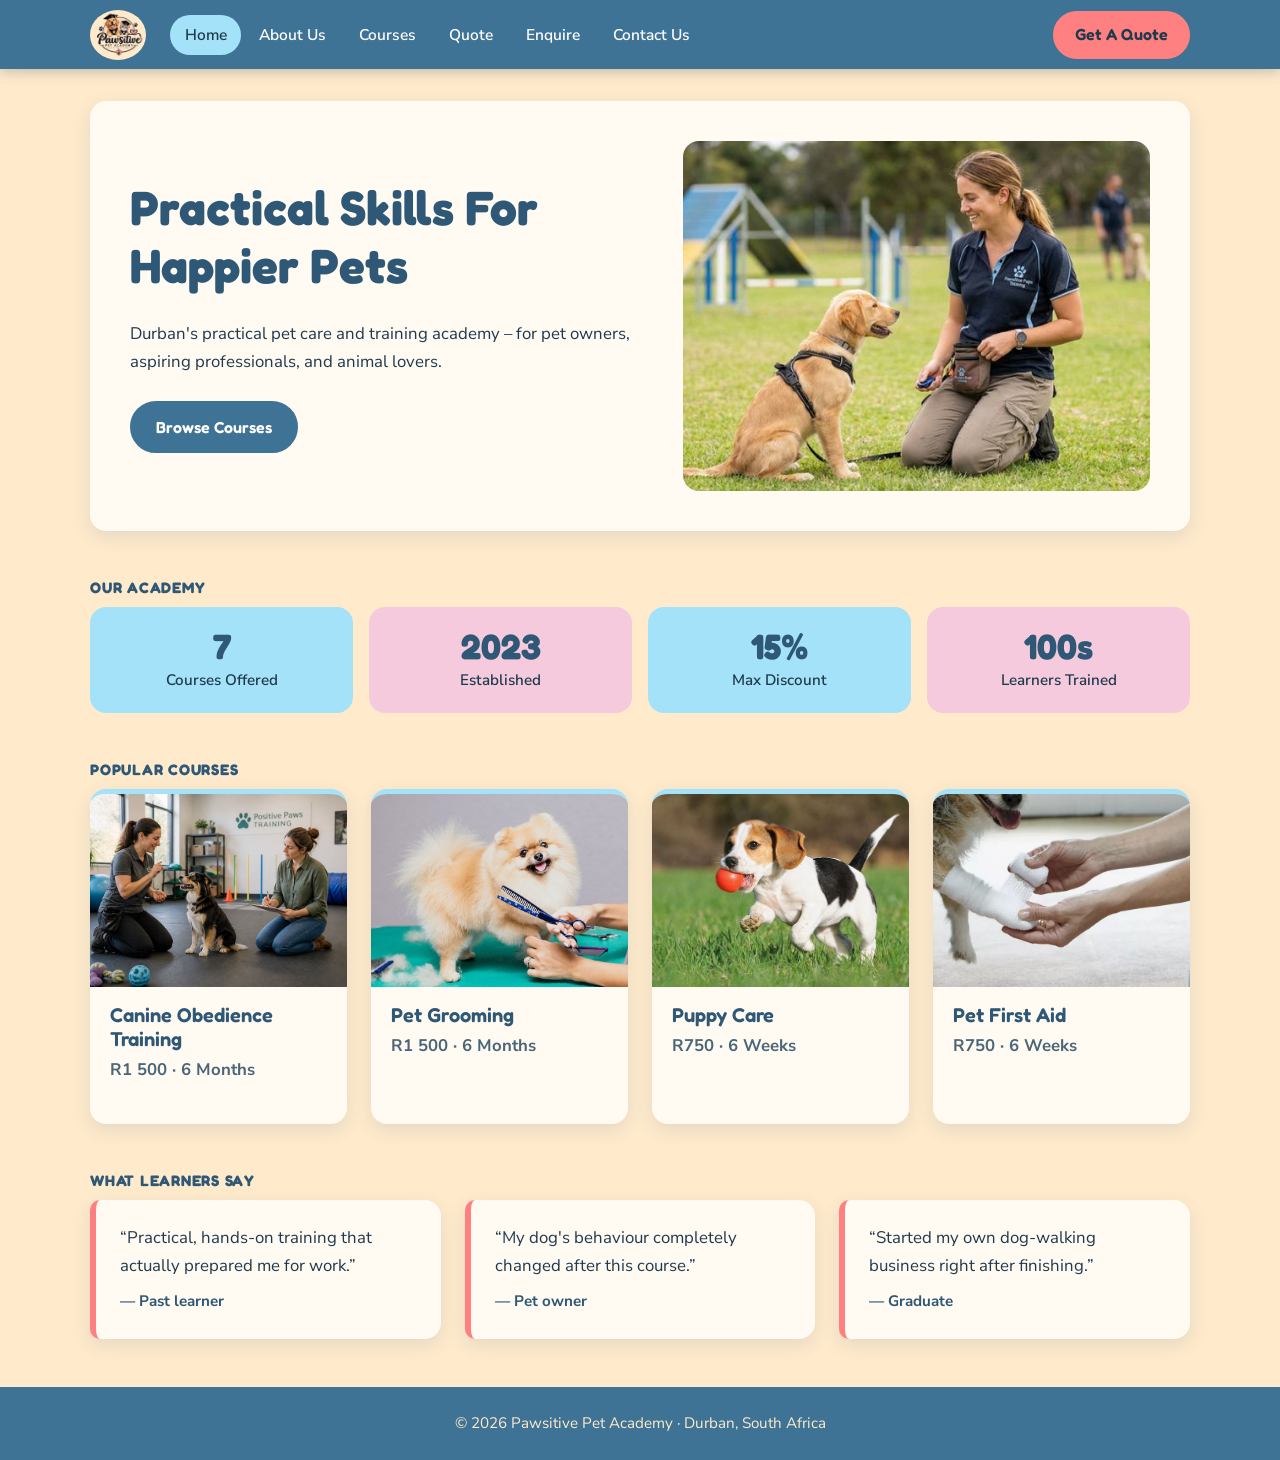
<file: index.html>
<!DOCTYPE html>
<html lang="en">

<head>
    <meta charset="UTF-8">
    <meta name="viewport" content="width=device-width, initial-scale=1.0">

    <title>Home | Pawsitive Pet Academy</title>

    <link rel="stylesheet" href="css/style.css">
    <script src="js/script.js" defer></script>
</head>

<body class="home">

    <header>
        <nav>

            <a href="index.html" class="logo">
                <img src="images/pawsitive-logo-0.1.png" alt="Pawsitive Pet Academy Logo">
            </a>
      
            <ul>
                <li><a href="index.html">Home</a></li>
                <li><a href="about.html">About Us</a></li>
                <li><a href="courses.html">Courses</a></li>
                <li><a href="calculate-fees.html">Quote</a></li>
                <li><a href="enquire.html">Enquire</a></li>
                <li><a href="contact.html">Contact Us</a></li>
            </ul>

            <a href="calculate-fees.html" class="button">Get A Quote</a>

        </nav>
    </header>


    <main>

        <!-- Hero -->
        <section class="hero">

            <div>
                <h1>Practical Skills For Happier Pets</h1>

                <p>
                    Durban's practical pet care and training academy –
                    for pet owners, aspiring professionals, and animal lovers.
                </p>

                <a href="courses.html" class="button">
                    Browse Courses
                </a>
            </div>

            <img src="images/home-pg-image.jpeg" alt="Pet training">

        </section>


        <!-- Statistics -->
        <section>

            <h2>Our Academy</h2>

            <div class="stats">

                <div>
                    <strong>7</strong>
                    <span>Courses Offered</span>
                </div>

                <div>
                    <strong>2023</strong>
                    <span>Established</span>
                </div>

                <div>
                    <strong>15%</strong>
                    <span>Max Discount</span>
                </div>

                <div>
                    <strong>100s</strong>
                    <span>Learners Trained</span>
                </div>

            </div>

        </section>


        <!-- Popular Courses -->
        <section>

            <h2>Popular Courses</h2>

            <div class="cards">

                <article>

                    <img src="images/canine-obedience-training.jpeg"
                         alt="Canine Obedience Training">

                    <h3>Canine Obedience Training</h3>

                    <p>R1 500 · 6 Months</p>

                </article>


                <article>

                    <img src="images/pet-grooming.jpeg"
                         alt="Pet Grooming">

                    <h3>Pet Grooming</h3>

                    <p>R1 500 · 6 Months</p>

                </article>


                <article>

                    <img src="images/puppy-care.jpeg"
                         alt="Puppy Care">

                    <h3>Puppy Care</h3>

                    <p>R750 · 6 Weeks</p>

                </article>


                <article>

                    <img src="images/pet-first-aid.jpeg"
                         alt="Pet First Aid">

                    <h3>Pet First Aid</h3>

                    <p>R750 · 6 Weeks</p>

                </article>

            </div>

        </section>


        <!-- Testimonials -->
        <section>

            <h2>What Learners Say</h2>

            <div class="cards">

                <blockquote>
                    “Practical, hands-on training that actually
                    prepared me for work.”
                    <br>
                    <strong>— Past learner</strong>
                </blockquote>

                <blockquote>
                    “My dog's behaviour completely changed
                    after this course.”
                    <br>
                    <strong>— Pet owner</strong>
                </blockquote>

                <blockquote>
                    “Started my own dog-walking business
                    right after finishing.”
                    <br>
                    <strong>— Graduate</strong>
                </blockquote>

            </div>

        </section>

    </main>


    <footer>

        <p>
            © 2026 Pawsitive Pet Academy · Durban, South Africa
        </p>

    </footer>

</body>
</html>
</file>
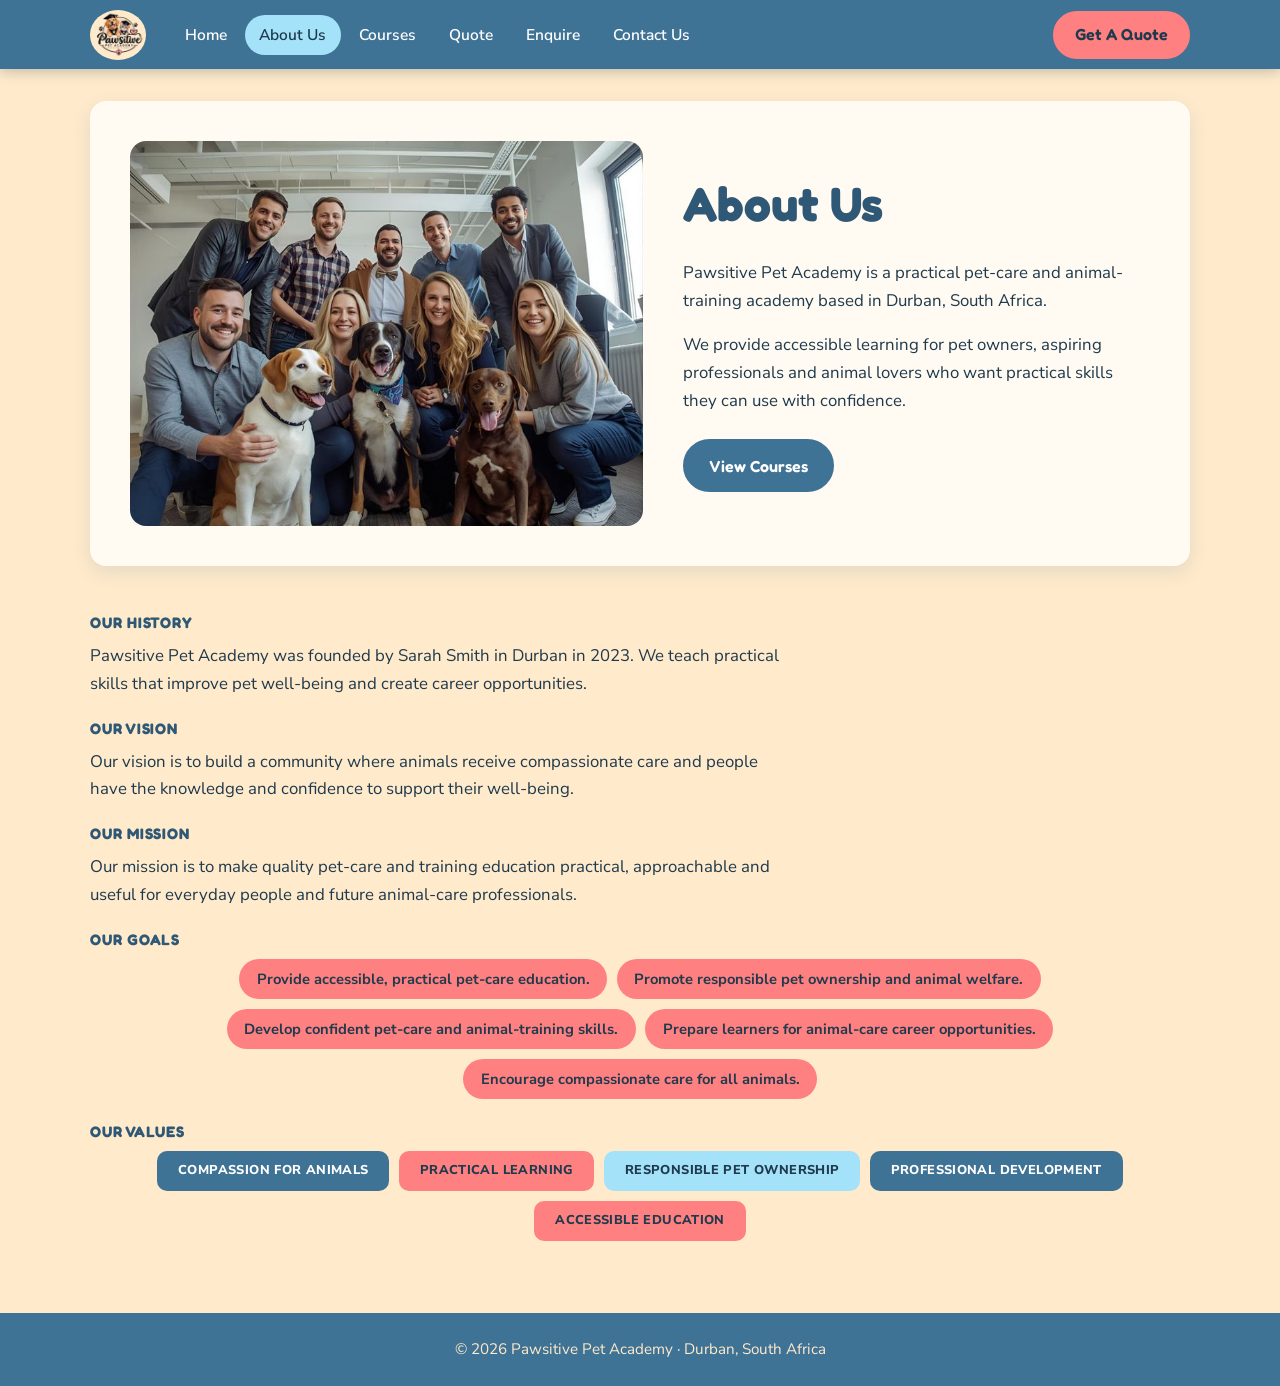
<file: about.html>
<!DOCTYPE html>
<html lang="en">

<head>
    <meta charset="UTF-8">
    <meta name="viewport" content="width=device-width, initial-scale=1.0">

    <title>About Us | Pawsitive Pet Academy</title>

    <link rel="stylesheet" href="css/style.css">
    <script src="js/script.js" defer></script>
</head>

<body class="about">

    <header>

        <nav>

            <a href="index.html" class="logo">
                <img src="images/pawsitive-logo-0.1.png" alt="Pawsitive Pet Academy Logo">
            </a>

            <ul>
                <li><a href="index.html">Home</a></li>
                <li><a href="about.html">About Us</a></li>
                <li><a href="courses.html">Courses</a></li>
                <li><a href="calculate-fees.html">Quote</a></li>
                <li><a href="enquire.html">Enquire</a></li>
                <li><a href="contact.html">Contact Us</a></li>
            </ul>

            <a href="calculate-fees.html" class="button">Get A Quote</a>

        </nav>

    </header>


    <main>

        <section class="hero">

            <div>

                <h1>About Us</h1>

                <p>
                    Pawsitive Pet Academy is a practical pet-care
                    and animal-training academy based in Durban,
                    South Africa.
                </p>

                <p>
                    We provide accessible learning for pet owners,
                    aspiring professionals and animal lovers who
                    want practical skills they can use with confidence.
                </p>

                <a href="courses.html" class="button">
                    View Courses
                </a>

            </div>

            <img src="images/sarah-and-staff.jpeg"
                 alt="Pet care learners">

        </section>


        <section>

            <h2>Our History</h2>

            <p>
                Pawsitive Pet Academy was founded by Sarah Smith
                in Durban in 2023. We teach practical skills that
                improve pet well-being and create career opportunities.
            </p>

            <h2>Our Vision</h2>

            <p>
                Our vision is to build a community where animals
                receive compassionate care and people have the
                knowledge and confidence to support their well-being.
            </p>

            <h2>Our Mission</h2>

            <p>
                Our mission is to make quality pet-care and
                training education practical, approachable and
                useful for everyday people and future
                animal-care professionals.
            </p>

             <h2>Our Goals</h2>

             <ul class="goals">

                <li>Provide accessible, practical pet-care education.</li>
                <li>Promote responsible pet ownership and animal welfare.</li>
                <li>Develop confident pet-care and animal-training skills.</li>
                <li>Prepare learners for animal-care career opportunities.</li>
                <li>Encourage compassionate care for all animals.</li>
             </ul>


            <h2>Our Values</h2>

            <ul class="values">

                <li>Compassion for animals</li>

                <li>Practical learning</li>

                <li>Responsible pet ownership</li>

                <li>Professional development</li>

                <li>Accessible education</li>

            </ul>

        </section>

    </main>


    <footer>

        <p>
            © 2026 Pawsitive Pet Academy · Durban, South Africa
        </p>

    </footer>

</body>
</html>
</file>
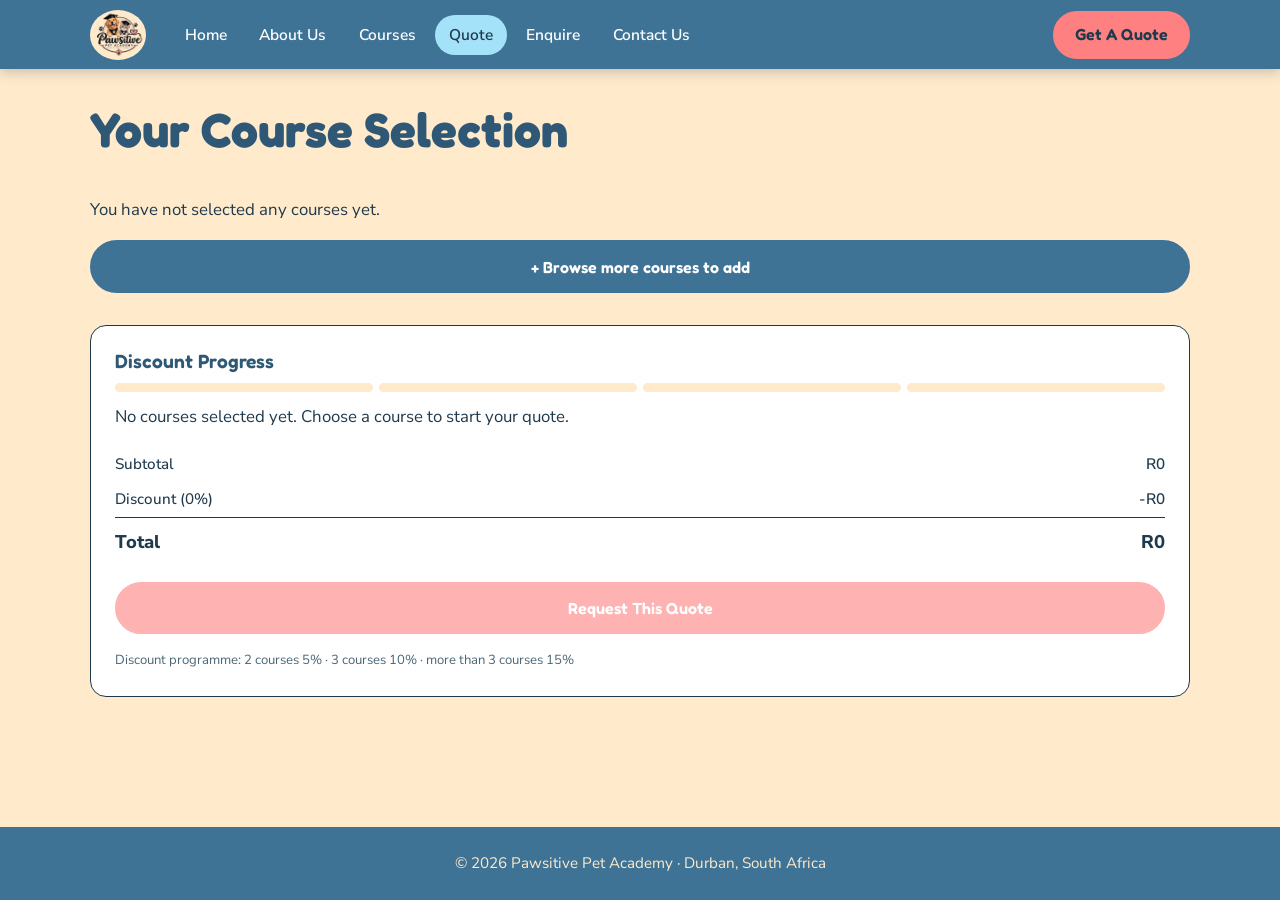
<file: calculate-fees.html>
<!DOCTYPE html>
<html lang="en">

<head>
    <meta charset="UTF-8">
    <meta name="viewport" content="width=device-width, initial-scale=1.0">

    <title>Your Course Selection | Pawsitive Pet Academy</title>

    <link rel="stylesheet" href="css/style.css">
    <script src="js/script.js" defer></script>
</head>

<body>

    <header>

        <nav>

            <a href="index.html" class="logo">
                <img src="images/pawsitive-logo-0.1.png" alt="Pawsitive Pet Academy Logo">
            </a>

            <ul>
                <li><a href="index.html">Home</a></li>
                <li><a href="about.html">About Us</a></li>
                <li><a href="courses.html">Courses</a></li>
                <li><a href="calculate-fees.html">Quote</a></li>
                <li><a href="enquire.html">Enquire</a></li>
                <li><a href="contact.html">Contact Us</a></li>
            </ul>

            <a href="calculate-fees.html" class="button">
                Get A Quote
            </a>

        </nav>

    </header>


    <main>

        <section>

            <h1>Your Course Selection</h1>

            <p id="selection-status" tabindex="-1" role="alert" hidden></p>
 
 
            <div class="selection-layout">
 
                <div class="selection-list">
 
                    <table class="course-table">
 
                        <thead class="visually-hidden">
                            <tr>
                                <th scope="col">Course</th>
                                <th scope="col">Price</th>
                                <th scope="col">Remove</th>
                            </tr>
                        </thead>
 
                        <tbody id="selection-rows">
 
                            <tr data-course="canine-obedience">
                                <td>Canine Obedience Training</td>
                                <td>R1 500</td>
                                <td><button type="button" class="remove-btn">Remove</button></td>
                            </tr>
 
                            <tr data-course="pet-grooming">
                                <td>Pet Grooming</td>
                                <td>R1 500</td>
                                <td><button type="button" class="remove-btn">Remove</button></td>
                            </tr>
 
                            <tr data-course="animal-behaviour">
                                <td>Animal Behaviour</td>
                                <td>R1 500</td>
                                <td><button type="button" class="remove-btn">Remove</button></td>
                            </tr>
 
                        </tbody>
 
                    </table>
 
                    <p id="empty-message" hidden>
                        You have not selected any courses yet.
                    </p>
 
                    <a href="courses.html" class="button browse">
                        + Browse more courses to add
                    </a>
 
                </div>
 
 
                <div class="selection">
 
                    <h2>Discount Progress</h2>
 
                    <div class="discount-bars" aria-hidden="true">
                        <span class="on"></span>
                        <span class="on"></span>
                        <span class="on"></span>
                        <span></span>
                    </div>
 
                    <p id="discount-message">
                        3 courses selected - 10% unlocked. Add 1 more for 15%.
                    </p>
 
                    <table class="summary-table">
 
                        <tr>
                            <th scope="row">Subtotal</th>
                            <td id="subtotal">R4 500</td>
                        </tr>
 
                        <tr>
                            <th scope="row">Discount (<span id="discount-rate">10%</span>)</th>
                            <td id="discount-amount">-R450</td>
                        </tr>
 
                        <tr class="total">
                            <th scope="row">Total</th>
                            <td id="total">R4 050</td>
                        </tr>
 
                    </table>
 
                    <a href="quote.html" class="button coral" id="request-quote">
                        Request This Quote
                    </a>
 
                    <p class="fine-print">
                        Discount programme: 2 courses 5% &middot;
                        3 courses 10% &middot; more than 3 courses 15%
                    </p>
 
                </div>
 
            </div>
 
        </section>
 
    </main>

    <footer>

        <p>
            © 2026 Pawsitive Pet Academy · Durban, South Africa
        </p>

    </footer>

</body>
</html>
</file>
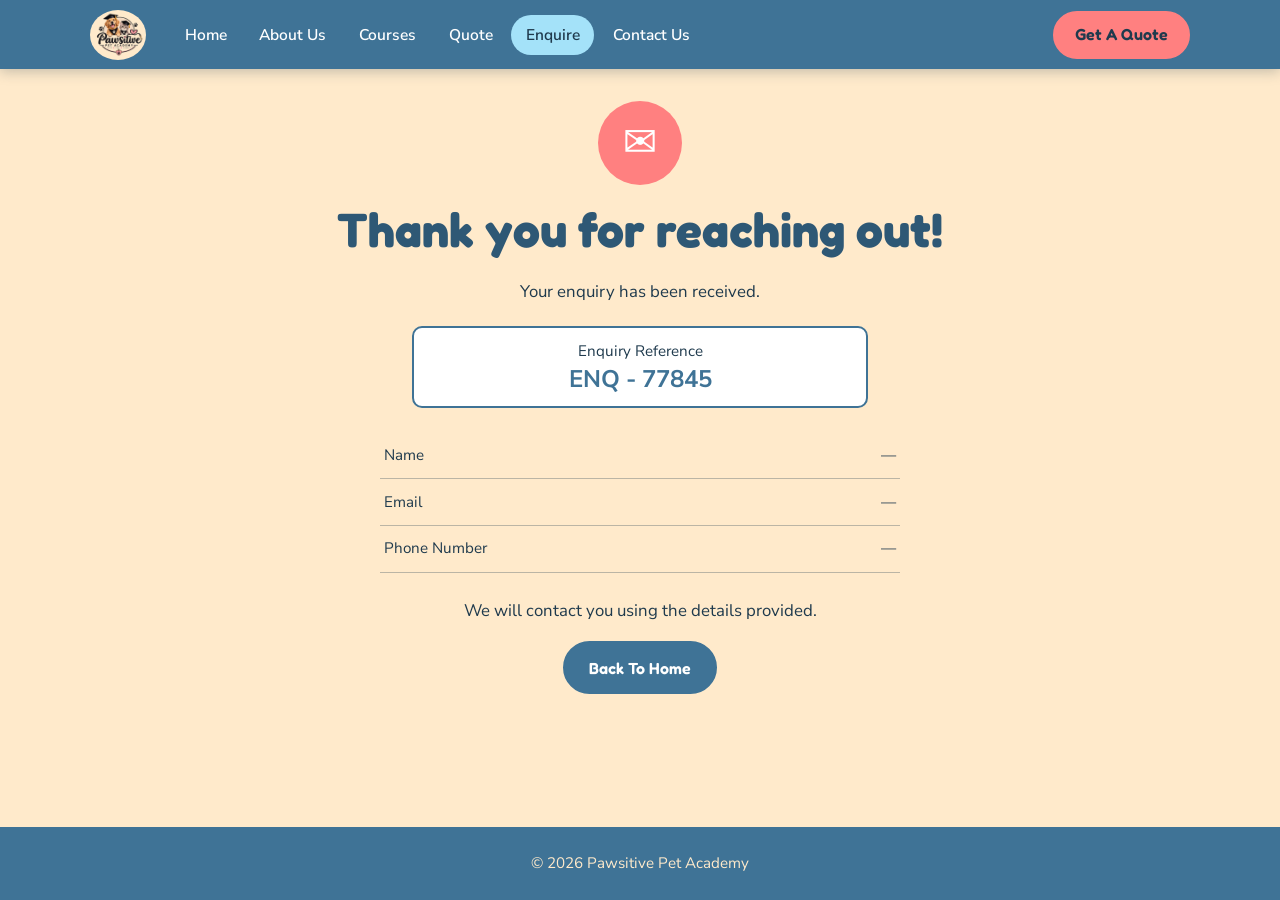
<file: confirmation.html>
<!DOCTYPE html>
<html lang="en">

<head>
    <meta charset="UTF-8">
    <meta name="viewport" content="width=device-width, initial-scale=1.0">

    <title>Enquiry Sent | Pawsitive Pet Academy</title>

    <link rel="stylesheet" href="css/style.css">
    <script src="js/script.js" defer></script>
</head>

<body>

    <header>

        <nav>

            <a href="index.html" class="logo">
                <img src="images/pawsitive-logo-0.1.png" alt="Pawsitive Pet Academy Logo">
            </a>

            <ul>
                <li><a href="index.html">Home</a></li>
                <li><a href="about.html">About Us</a></li>
                <li><a href="courses.html">Courses</a></li>
                <li><a href="calculate-fees.html">Quote</a></li>
                <li><a href="enquire.html">Enquire</a></li>
                <li><a href="contact.html">Contact Us</a></li>
            </ul>

            <a href="calculate-fees.html" class="button">
                Get A Quote
            </a>

        </nav>

    </header>


    <main>

        <section class="centered">

            <div class="status-icon" aria-hidden="true">&#9993;</div>

            <h1>Thank you for reaching out!</h1>

            <p>
                Your enquiry has been received.
            </p>

            <div class="ref-box">
                <span>Enquiry Reference</span>
                <strong id="enquiry-ref">ENQ - 77845</strong>
            </div>

            <table class="quote-summary">
 
                <tbody>
 
                    <tr>
                        <th scope="row">Name</th>
                        <td id="detail-name">&mdash;</td>
                    </tr>
 
                    <tr>
                        <th scope="row">Email</th>
                        <td id="detail-email">&mdash;</td>
                    </tr>
 
                    <tr>
                        <th scope="row">Phone Number</th>
                        <td id="detail-phone">&mdash;</td>
                    </tr>
 
                    <tr id="detail-course-row" hidden>
                        <th scope="row">Course</th>
                        <td id="detail-course">&mdash;</td>
                    </tr>
 
                </tbody>
 
            </table>

            <p>
                We will contact you using the details provided.
            </p>

            <a href="index.html" class="button">
                Back To Home
            </a>

        </section>

    </main>


    <footer>

        <p>
            © 2026 Pawsitive Pet Academy
        </p>

    </footer>

</body>
</html>
</file>
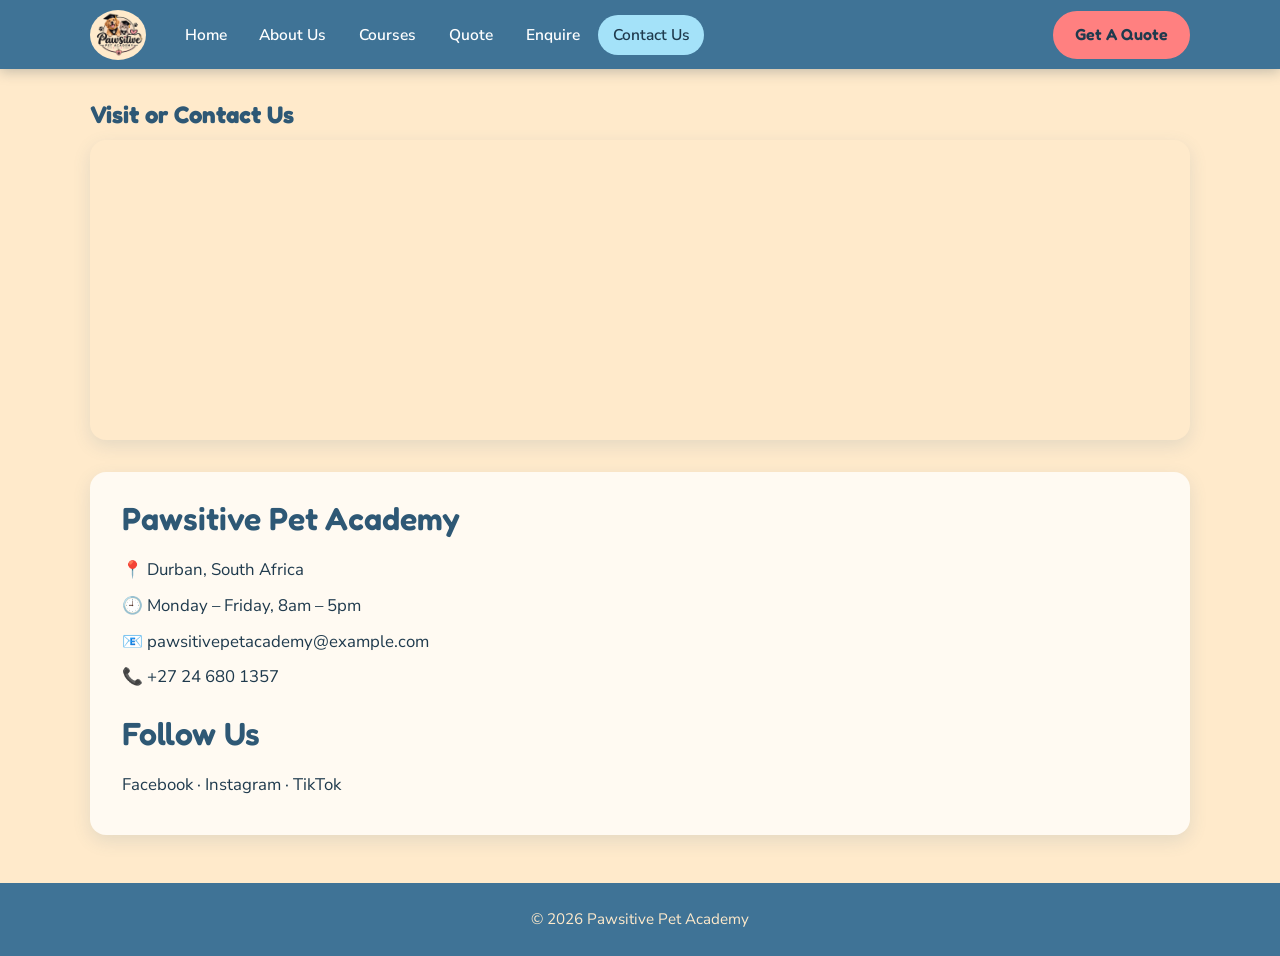
<file: contact.html>
<!DOCTYPE html>
<html lang="en">

<head>
    <meta charset="UTF-8">
    <meta name="viewport" content="width=device-width, initial-scale=1.0">

    <title>Contact Us | Pawsitive Pet Academy</title>

    <link rel="stylesheet" href="css/style.css">
    <script src="js/script.js" defer></script>
</head>

<body>

    <header>

        <nav>

            <a href="index.html" class="logo">
                <img src="images/pawsitive-logo-0.1.png" alt="Pawsitive Pet Academy Logo">
            </a>

            <ul>
                <li><a href="index.html">Home</a></li>
                <li><a href="about.html">About Us</a></li>
                <li><a href="courses.html">Courses</a></li>
                <li><a href="calculate-fees.html">Quote</a></li>
                <li><a href="enquire.html">Enquire</a></li>
                <li><a href="contact.html">Contact Us</a></li>
            </ul>

            <a href="calculate-fees.html" class="button">
                Get A Quote
            </a>

        </nav>

    </header>


    <main>

        <section class="contact">

            <h1>Visit or Contact Us</h1>

            <div class="contact-map">

                <iframe src="https://www.google.com/maps/embed?pb=!1m18!1m12!1m3!1d110715.3682421448!2d30.90854997232268!3d-29.8684478602515!2m3!1f0!2f0!3f0!3m2!1i1024!2i768!4f13.1!3m3!1m2!1s0x1ef7aa0001bc61b7%3A0xcca75546c4aa6e81!2sDurban!5e0!3m2!1sen!2sza!4v1791136323655!5m2!1sen!2sza" width="600" height="450" style="border:0;" allowfullscreen="" loading="lazy" referrerpolicy="strict-origin-when-cross-origin"></iframe>

            </div>


            <div class="contact-info">

                <h2>Pawsitive Pet Academy</h2>

                <p>
                    📍 Durban, South Africa
                </p>

                <p>
                    🕘 Monday – Friday, 8am – 5pm
                </p>

                <p>
                    📧 pawsitivepetacademy@example.com
                </p>

                <p>
                    📞 +27 24 680 1357
                </p>


                <h2>Follow Us</h2>

                <p>
                    Facebook · Instagram · TikTok
                </p>

            </div>

        </section>

    </main>


    <footer>

        <p>
            © 2026 Pawsitive Pet Academy
        </p>

    </footer>

</body>
</html>
</file>
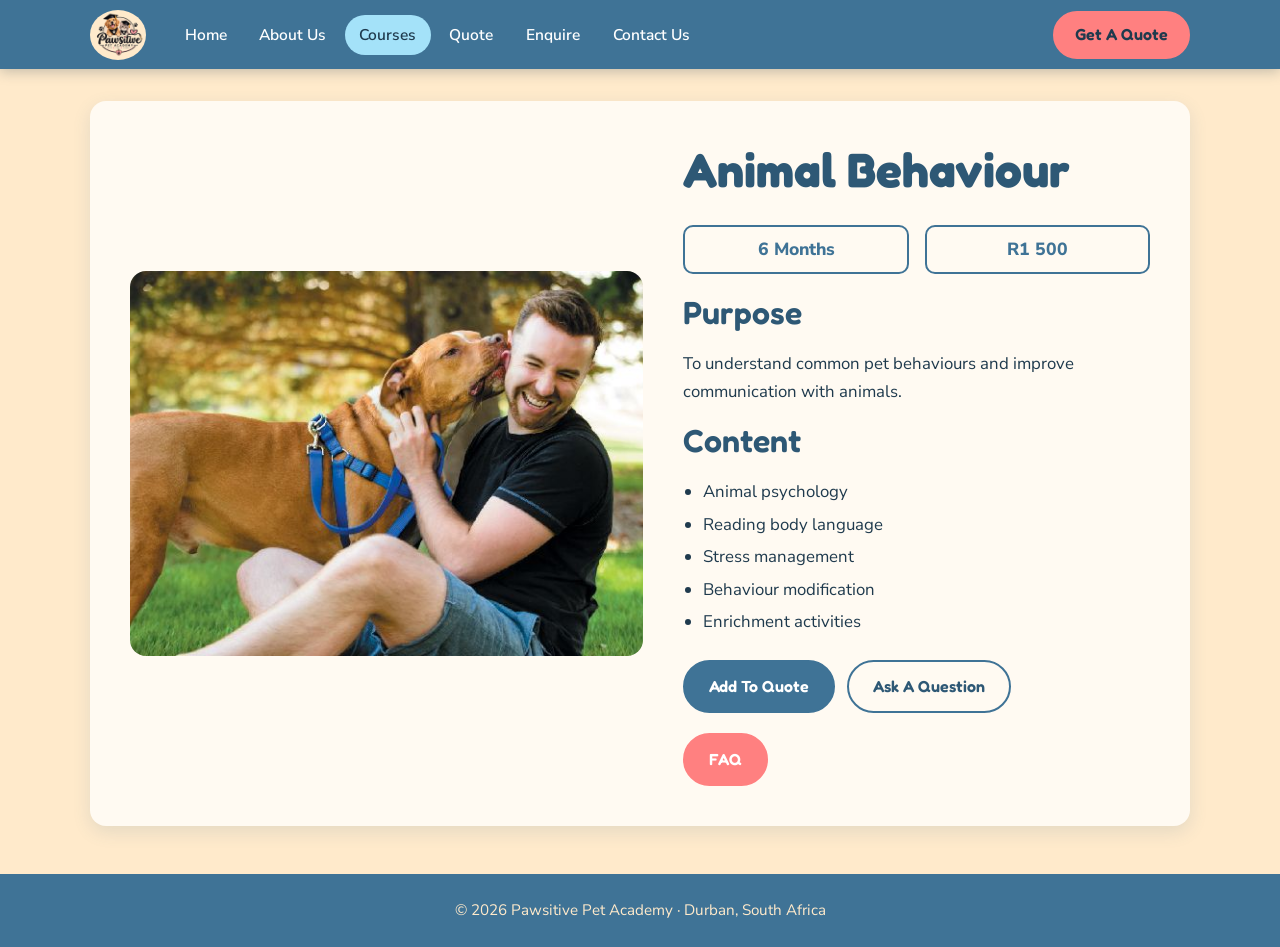
<file: course-details.html>
<!DOCTYPE html>
<html lang="en">

<head>
    <meta charset="UTF-8">
    <meta name="viewport" content="width=device-width, initial-scale=1.0">

    <title>Course Details | Pawsitive Pet Academy</title>

    <link rel="stylesheet" href="css/style.css">
    <script src="js/script.js" defer></script>
</head>

<body>

    <header>

        <nav>

            <a href="index.html" class="logo">
                <img src="images/pawsitive-logo-0.1.png" alt="Pawsitive Pet Academy Logo">
            </a>

            <ul>
                <li><a href="index.html">Home</a></li>
                <li><a href="about.html">About Us</a></li>
                <li><a href="courses.html">Courses</a></li>
                <li><a href="calculate-fees.html">Quote</a></li>
                <li><a href="enquire.html">Enquire</a></li>
                <li><a href="contact.html">Contact Us</a></li>
            </ul>

            <a href="calculate-fees.html" class="button">
                Get A Quote
            </a>

        </nav>

    </header>


    <main>
 
        <section class="hero course-details">
                
        <img id="course-image"
                 src="images/animal-behaviour.jpeg"
                 alt="Animal behaviour training">
 
 
            <div>
 
                <h1 id="course-title">Animal Behaviour</h1>
 
                <div class="course-facts">
                    <span id="course-duration">6 Months</span>
                    <span id="course-price">R1 500</span>
                </div>
 
 
                <h2>Purpose</h2>
 
                <p id="course-purpose">
                    To understand common pet behaviours and improve
                    communication with animals.
                </p>
 
 
                <h2>Content</h2>
 
                <ul id="course-content">
 
                    <li>Animal psychology</li>
 
                    <li>Reading body language</li>
 
                    <li>Stress management</li>
 
                    <li>Behaviour modification</li>
 
                    <li>Enrichment activities</li>
 
                </ul>
 
 
                <p id="course-status" role="status" aria-live="polite" hidden></p>
 
 
                <div class="button-row">
 
                    <a href="calculate-fees.html" class="button" id="add-to-quote">
                        Add To Quote
                    </a>
 
                    <a href="enquire.html" class="button" id="ask-question">
                        Ask A Question
                    </a>
 
                </div>
 
                <a href="faq.html" class="button coral hero-faq">
                    FAQ
                </a>
 
            </div>
 
        </section>
 
    </main>


    <footer>

        <p>
            © 2026 Pawsitive Pet Academy · Durban, South Africa
        </p>

    </footer>

</body>
</html>
</file>
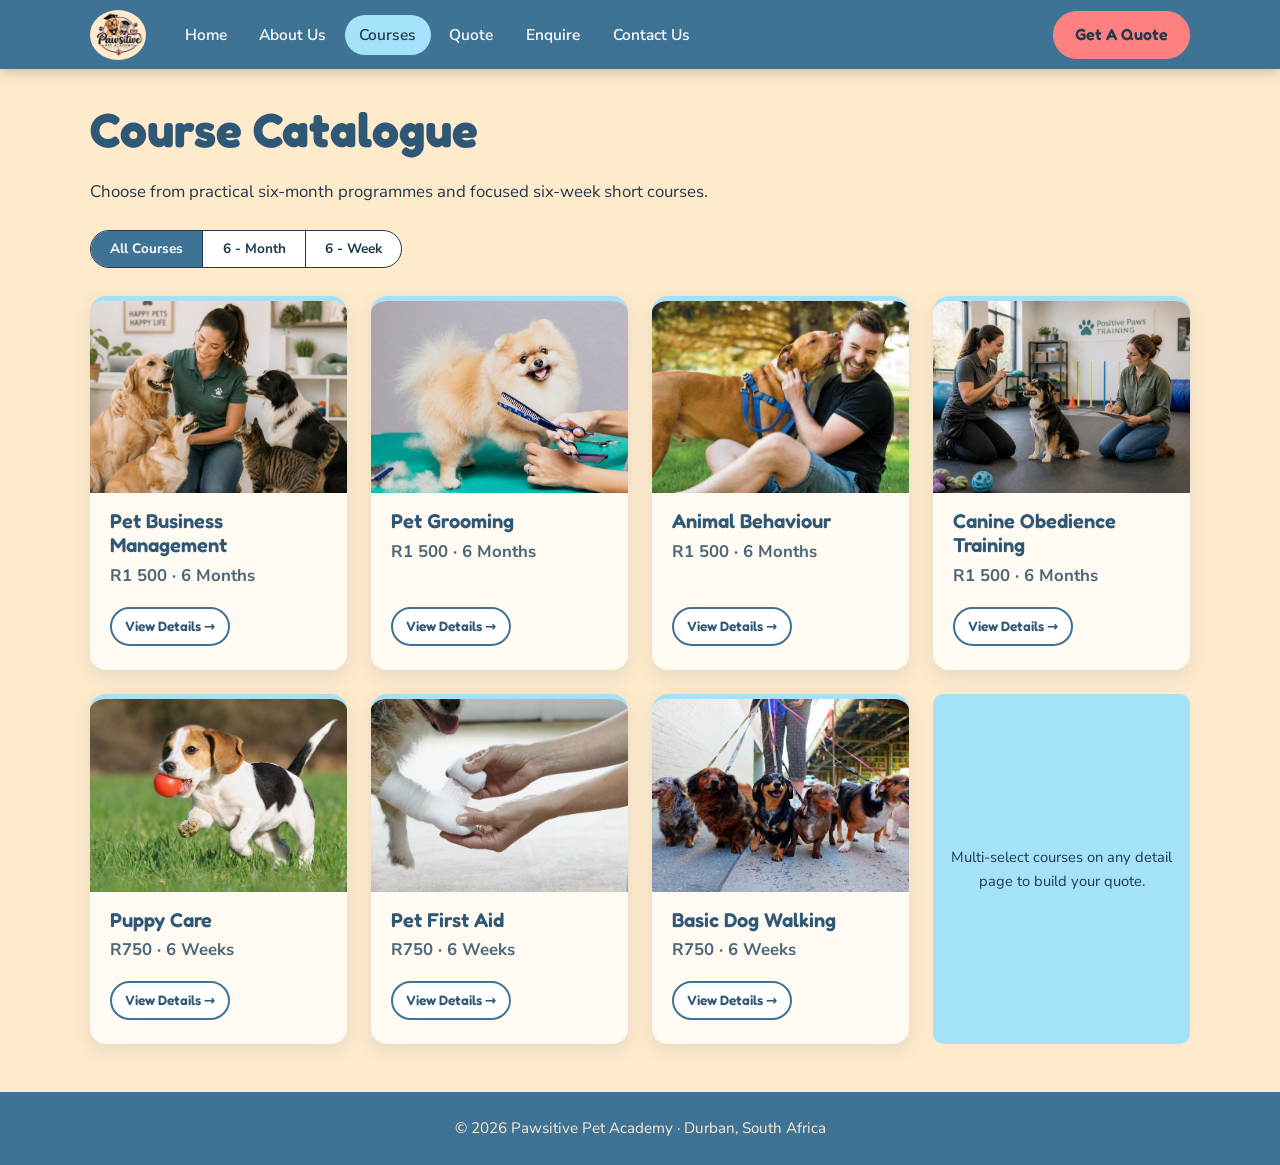
<file: courses.html>
<!DOCTYPE html>
<html lang="en">

<head>
    <meta charset="UTF-8">
    <meta name="viewport" content="width=device-width, initial-scale=1.0">

    <title>Course Catalogue | Pawsitive Pet Academy</title>

    <link rel="stylesheet" href="css/style.css">
    <script src="js/script.js" defer></script>
</head>

<body>

    <header>

        <nav>

            <a href="index.html" class="logo">
                <img src="images/pawsitive-logo-0.1.png" alt="Pawsitive Pet Academy Logo">
            </a>

            <ul>
                <li><a href="index.html">Home</a></li>
                <li><a href="about.html">About Us</a></li>
                <li><a href="courses.html">Courses</a></li>
                <li><a href="calculate-fees.html">Quote</a></li>
                <li><a href="enquire.html">Enquire</a></li>
                <li><a href="contact.html">Contact Us</a></li>
            </ul>

            <a href="calculate-fees.html" class="button">Get A Quote</a>

        </nav>

    </header>


    <main>

        <section>

            <h1>Course Catalogue</h1>

            <p>
                Choose from practical six-month programmes
                and focused six-week short courses.
            </p>

            <div class="tabs" role="group" aria-label="Show courses by length">
                <a href="courses.html" aria-current="page">All Courses</a>
                <a href="six-month.html">6 - Month</a>
                <a href="six-week.html">6 - Week</a>
            </div>
 
            <div class="cards">

                <article>

                    <img src="images/pet-business-management.jpeg"
                         alt="Pet Business Management">

                    <h3>Pet Business Management</h3>

                    <p>R1 500 · 6 Months</p>

                    <a href="course-details.html?course=pet-business-management"
                       class="button">
                        View Details
                    </a>

                </article>


                <article>

                    <img src="images/pet-grooming.jpeg"
                         alt="Pet Grooming">

                    <h3>Pet Grooming</h3>

                    <p>R1 500 · 6 Months</p>

                    <a href="course-details.html?course=pet-grooming"
                       class="button">
                        View Details
                    </a>

                </article>


                <article>

                    <img src="images/animal-behaviour.jpeg"
                         alt="Animal Behaviour">

                    <h3>Animal Behaviour</h3>

                    <p>R1 500 · 6 Months</p>

                    <a href="course-details.html?course=animal-behaviour"
                       class="button">
                        View Details
                    </a>

                </article>

                <article>

                    <img src="images/canine-obedience-training.jpeg"
                         alt="Canine Obedience Training">

                    <h3>Canine Obedience Training</h3>

                    <p>R1 500 · 6 Months</p>

                    <a href="course-details.html?course=canine-obedience-training"
                       class="button">
                        View Details
                    </a>

                </article>



                <article>

                    <img src="images/puppy-care.jpeg"
                         alt="Puppy Care">

                    <h3>Puppy Care</h3>

                    <p>R750 · 6 Weeks</p>

                    <a href="course-details.html?course=puppy-care"
                       class="button">
                        View Details
                    </a>

                </article>


                <article>

                    <img src="images/pet-first-aid.jpeg"
                         alt="Pet First Aid">

                    <h3>Pet First Aid</h3>

                    <p>R750 · 6 Weeks</p>

                    <a href="course-details.html?course=pet-first-aid"
                       class="button">
                        View Details
                    </a>

                </article>

 
                <article>

                    <img src="images/basic-dog-walking.jpeg"
                         alt="Basic Dog Walking">

                    <h3>Basic Dog Walking</h3>

                    <p>R750 · 6 Weeks</p>

                    <a href="course-details.html?course=basic-dog-walking"
                       class="button">
                        View Details
                    </a>

                </article>

                <div class="info-box">
                    <p>Multi-select courses on any detail page to build your quote.</p>
                </div>

            </div>

        </section>

    </main>


    <footer>

        <p>
            © 2026 Pawsitive Pet Academy · Durban, South Africa
        </p>

    </footer>

</body>
</html>
</file>
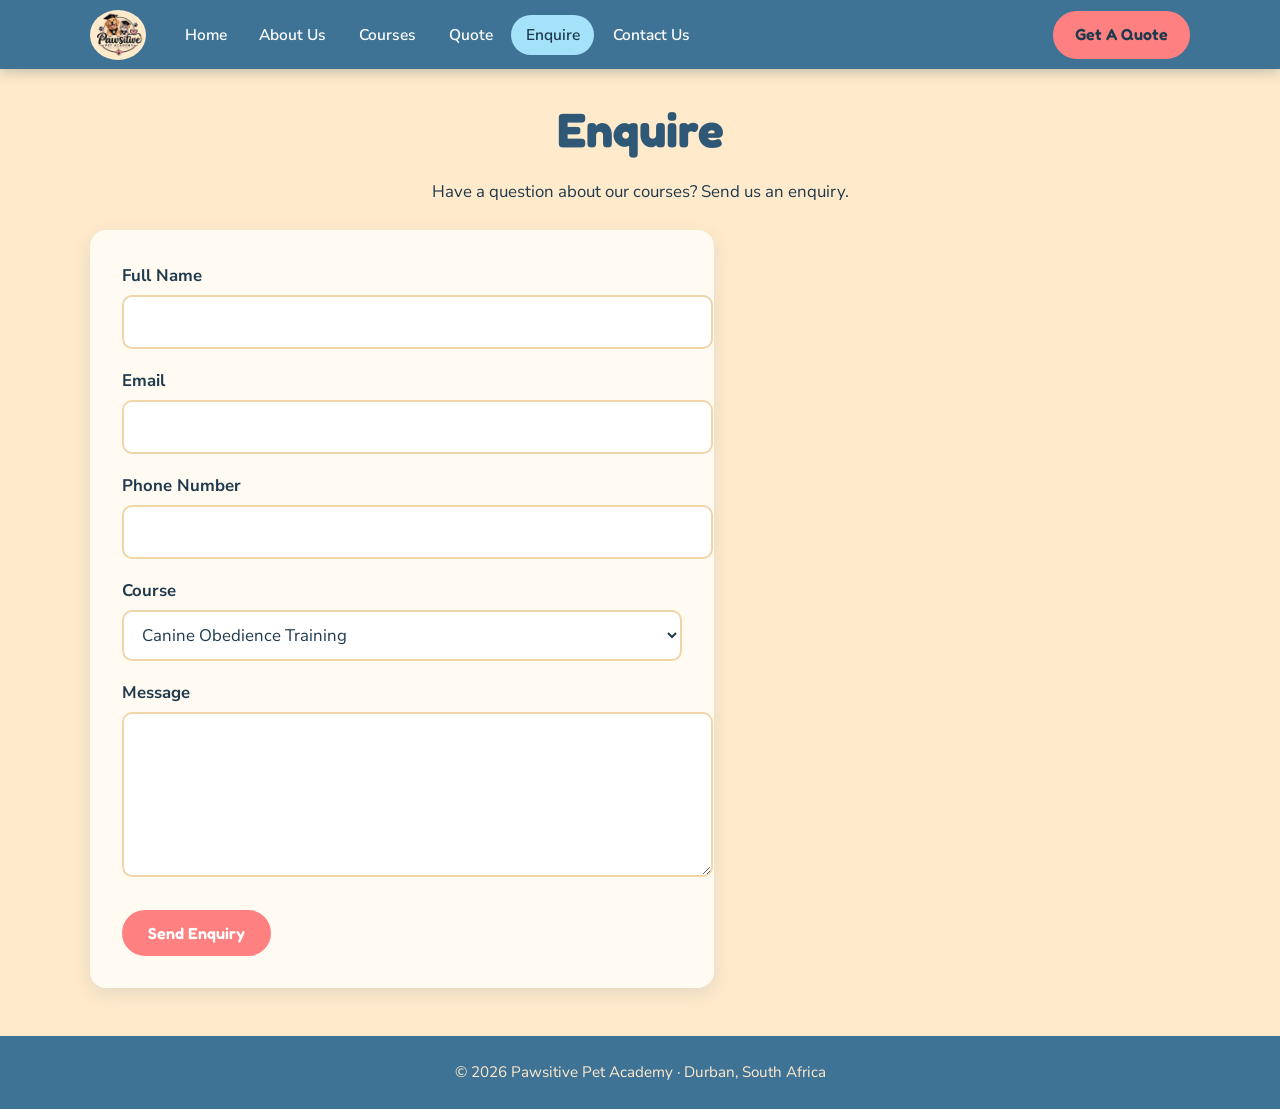
<file: enquire.html>
<!DOCTYPE html>
<html lang="en">

<head>
    <meta charset="UTF-8">
    <meta name="viewport" content="width=device-width, initial-scale=1.0">

    <title>Enquire | Pawsitive Pet Academy</title>

    <link rel="stylesheet" href="css/style.css">
    <script src="js/script.js" defer></script>
</head>

<body>

    <header>

        <nav>

            <a href="index.html" class="logo">
                <img src="images/pawsitive-logo-0.1.png" alt="Pawsitive Pet Academy Logo">
            </a>

            <ul>
                <li><a href="index.html">Home</a></li>
                <li><a href="about.html">About Us</a></li>
                <li><a href="courses.html">Courses</a></li>
                <li><a href="calculate-fees.html">Quote</a></li>
                <li><a href="enquire.html">Enquire</a></li>
                <li><a href="contact.html">Contact Us</a></li>
            </ul>

            <a href="calculate-fees.html" class="button">
                Get A Quote
            </a>

        </nav>

    </header>


    <main>

        <section class="centered">

            <h1>Enquire</h1>

            <p>
                Have a question about our courses?
                Send us an enquiry.
            </p>

            <p id="form-status" role="alert" hidden></p>


            <form action="confirmation.html" method="get" id="enquiry-form" novalidate>

                <label for="name">
                    Full Name
                </label>

                <input
                    id="name"
                    name="name"
                    type="text"
                    required
                >


                <label for="email">
                    Email
                </label>

                <input
                    id="email"
                    name="email"
                    type="email"
                    required
                >


                <label for="phone">
                    Phone Number
                </label>

                <input
                    id="phone"
                    name="phone"
                    type="tel"
                >


                <label for="course">
                    Course
                </label>

                <select id="course" name="course">

                    <option>
                        Canine Obedience Training
                    </option>

                    <option>
                        Pet Grooming
                    </option>

                    <option>
                        Animal Behaviour
                    </option>

                    <option>
                        Puppy Care
                    </option>

                    <option>
                        Pet First Aid
                    </option>

                </select>


                <label for="message">
                    Message
                </label>

                <textarea
                    id="message"
                    name="message"
                    rows="5"
                    required
                ></textarea>


                <button type="submit" class="button">
                    Send Enquiry
                </button>

            </form>

        </section>

    </main>


    <footer>

        <p>
            © 2026 Pawsitive Pet Academy · Durban, South Africa
        </p>

    </footer>

</body>
</html>
</file>
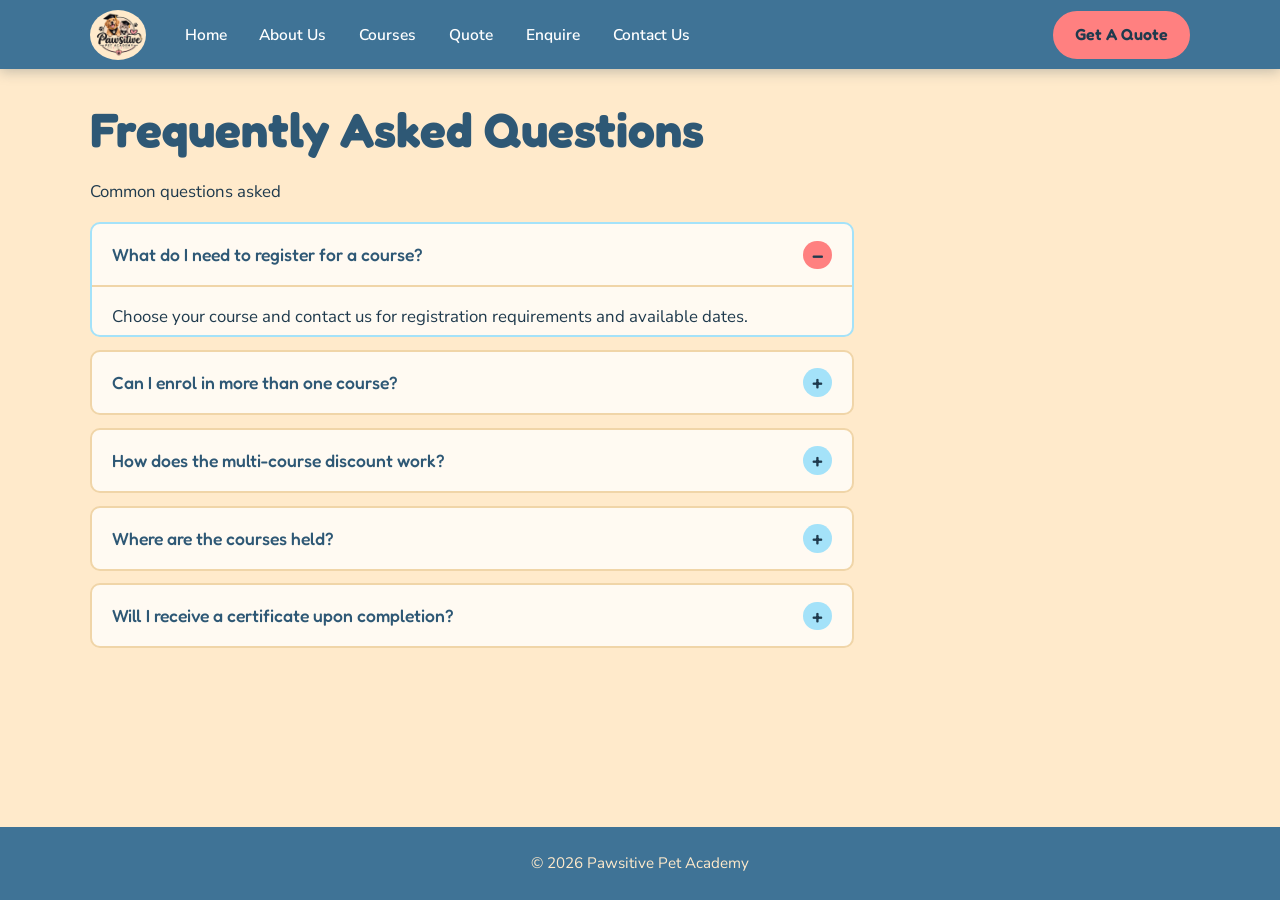
<file: faq.html>
<!DOCTYPE html>
<html lang="en">

<head>
    <meta charset="UTF-8">
    <meta name="viewport" content="width=device-width, initial-scale=1.0">

    <title>FAQ | Pawsitive Pet Academy</title>

    <link rel="stylesheet" href="css/style.css">
    <script src="js/script.js" defer></script>
</head>

<body>

    <header>

        <nav>

            <a href="index.html" class="logo">
                <img src="images/pawsitive-logo-0.1.png" alt="Pawsitive Pet Academy Logo">
            </a>

            <ul>
                <li><a href="index.html">Home</a></li>
                <li><a href="about.html">About Us</a></li>
                <li><a href="courses.html">Courses</a></li>
                <li><a href="calculate-fees.html">Quote</a></li>
                <li><a href="enquire.html">Enquire</a></li>
                <li><a href="contact.html">Contact Us</a></li>
            </ul>

            <a href="calculate-fees.html" class="button">
                Get A Quote
            </a>

        </nav>

    </header>


    <main>

        <section>

            <h1>Frequently Asked Questions</h1>

            <p>Common questions asked</p>

            <details open>

                <summary>
                    What do I need to register for a course?
                </summary>

                <p>
                    Choose your course and contact us for
                    registration requirements and available dates.
                </p>

            </details>


            <details>

                <summary>
                    Can I enrol in more than one course?
                </summary>

                <p>
                    Yes. You can select multiple courses and
                    request a combined quote.
                </p>

            </details>


            <details>

                <summary>
                    How does the multi-course discount work?
                </summary>

                <p>
                    Two courses receive 5%, three courses receive
                    10%, and more than three courses receive 15%.
                </p>

            </details>


            <details>

                <summary>
                    Where are the courses held?
                </summary>

                <p>
                    Courses are offered in Durban, South Africa.
                    Contact us for venue and schedule details.
                </p>

            </details>


            <details>

                <summary>
                    Will I receive a certificate upon completion?
                </summary>

                <p>
                    Course completion and certification details
                    can be confirmed with the academy before
                    registration.
                </p>

            </details>

        </section>

    </main>


    <footer>

        <p>
            © 2026 Pawsitive Pet Academy
        </p>

    </footer>

</body>
</html>
</file>
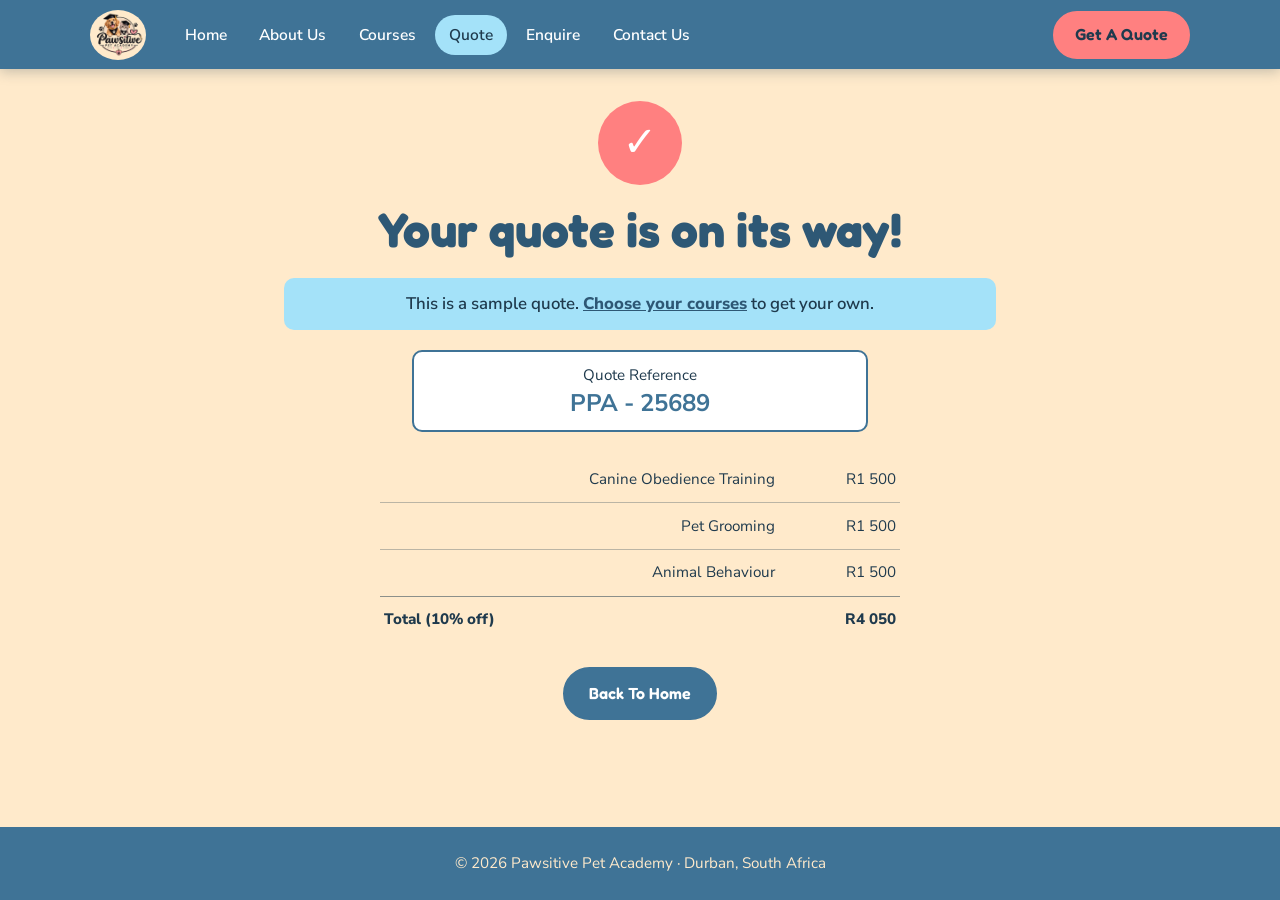
<file: quote.html>
<!DOCTYPE html>
<html lang="en">

<head>
    <meta charset="UTF-8">
    <meta name="viewport" content="width=device-width, initial-scale=1.0">

    <title>Quote | Pawsitive Pet Academy</title>

    <link rel="stylesheet" href="css/style.css">
    <script src="js/script.js" defer></script>
</head>

<body>

    <header>

        <nav>

            <a href="index.html" class="logo">
                <img src="images/pawsitive-logo-0.1.png" alt="Pawsitive Pet Academy Logo">
            </a>

            <ul>
                <li><a href="index.html">Home</a></li>
                <li><a href="about.html">About Us</a></li>
                <li><a href="courses.html">Courses</a></li>
                <li><a href="calculate-fees.html">Quote</a></li>
                <li><a href="enquire.html">Enquire</a></li>
                <li><a href="contact.html">Contact Us</a></li>
            </ul>

            <a href="calculate-fees.html" class="button">
                Get A Quote
            </a>

        </nav>

    </header>


    <main>

        <section class="centered">
 
            <div class="status-icon" aria-hidden="true">&#10003;</div>
 
            <h1>Your quote is on its way!</h1>
 
            <p id="quote-note" hidden></p>
 
            <div class="ref-box">
                <span>Quote Reference</span>
                <strong id="quote-ref">PPA - 25689</strong>
            </div>
 
 
            <table class="quote-summary">
 
                <thead class="visually-hidden">
                    <tr>
                        <th scope="col">Course</th>
                        <th scope="col">Price</th>
                    </tr>
                </thead>
 
                <tbody id="quote-rows">
 
                    <tr>
                        <td>Canine Obedience Training</td>
                        <td>R1 500</td>
                    </tr>
 
                    <tr>
                        <td>Pet Grooming</td>
                        <td>R1 500</td>
                    </tr>
 
                    <tr>
                        <td>Animal Behaviour</td>
                        <td>R1 500</td>
                    </tr>
 
                </tbody>
 
                <tfoot>
                    <tr>
                        <th scope="row" id="quote-total-label">Total (10% off)</th>
                        <td id="quote-total">R4 050</td>
                    </tr>
                </tfoot>
 
            </table>
 
 
            <a href="index.html" class="button">
                Back To Home
            </a>
 
        </section>
 
    </main>

    <footer>

        <p>
            © 2026 Pawsitive Pet Academy · Durban, South Africa
        </p>

    </footer>

</body>
</html>
</file>
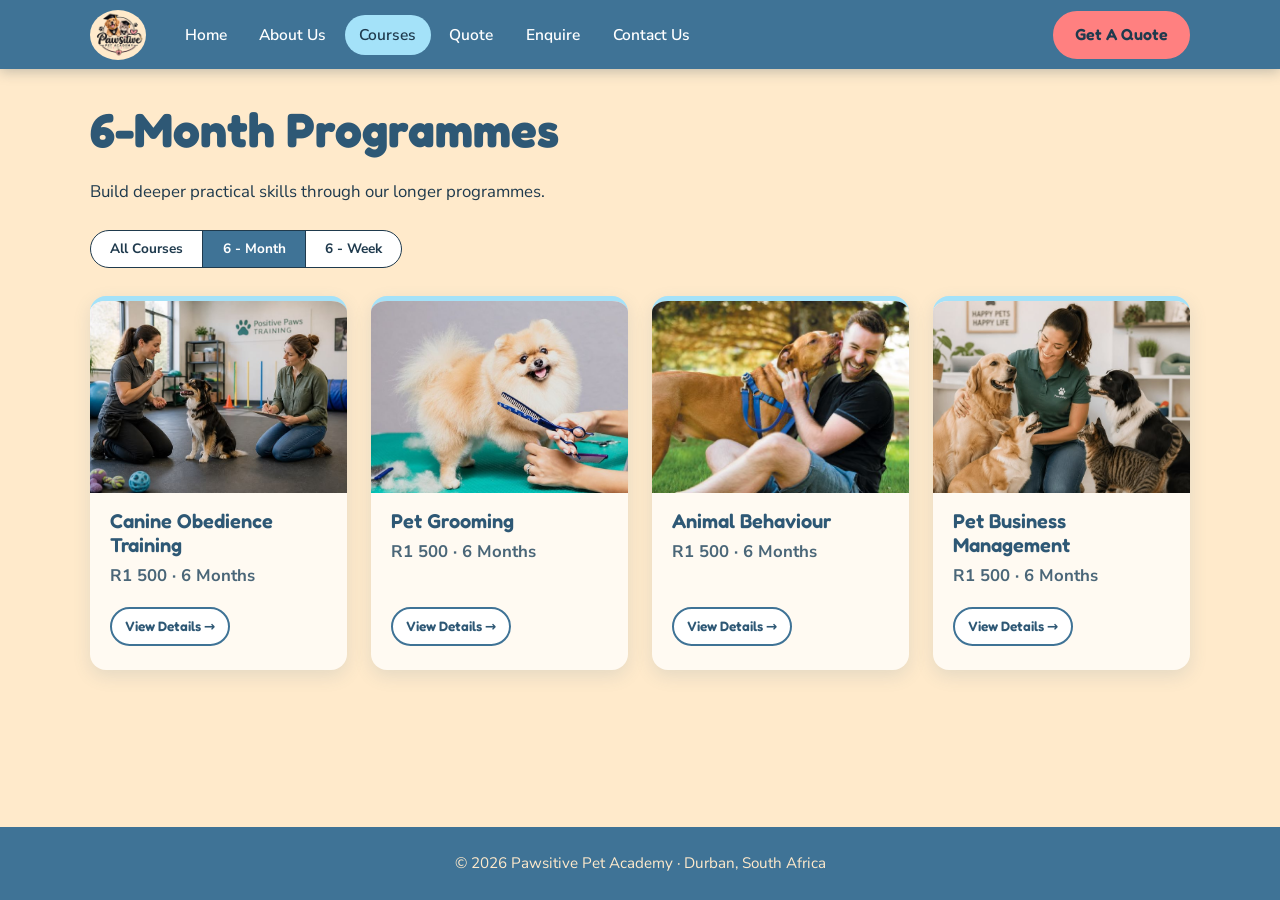
<file: six-month.html>
<!DOCTYPE html>
<html lang="en">

<head>
    <meta charset="UTF-8">
    <meta name="viewport" content="width=device-width, initial-scale=1.0">

    <title>6-Month Programmes | Pawsitive Pet Academy</title>

    <link rel="stylesheet" href="css/style.css">
    <script src="js/script.js" defer></script>
</head>

<body>

    <header>

        <nav>

            <a href="index.html" class="logo">
                <img src="images/pawsitive-logo-0.1.png" alt="Pawsitive Pet Academy Logo">
            </a>

            <ul>
                <li><a href="index.html">Home</a></li>
                <li><a href="about.html">About Us</a></li>
                <li><a href="courses.html">Courses</a></li>
                <li><a href="calculate-fees.html">Quote</a></li>
                <li><a href="enquire.html">Enquire</a></li>
                <li><a href="contact.html">Contact Us</a></li>
            </ul>

            <a href="calculate-fees.html" class="button">
                Get A Quote
            </a>

        </nav>

    </header>


    <main>

        <section>

            <h1>6-Month Programmes</h1>

            <p>
                Build deeper practical skills through our
                longer programmes.
            </p>

            <div class="tabs" role="group" aria-label="Show courses by length">
                <a href="courses.html">All Courses</a>
                <a href="six-month.html" aria-current="page">6 - Month</a>
                <a href="six-week.html">6 - Week</a>
            </div>

            <div class="cards">

                <article>

                    <img src="images/canine-obedience-training.jpeg"
                         alt="Canine Obedience Training">

                    <h3>Canine Obedience Training</h3>

                    <p>R1 500 · 6 Months</p>

                    <a href="course-details.html?course=canine-obedience-training"
                       class="button">
                        View Details
                    </a>

                </article>


                <article>

                    <img src="images/pet-grooming.jpeg"
                         alt="Pet Grooming">

                    <h3>Pet Grooming</h3>

                    <p>R1 500 · 6 Months</p>

                    <a href="course-details.html?course=pet-grooming"
                       class="button">
                        View Details
                    </a>

                </article>


                <article>

                    <img src="images/animal-behaviour.jpeg"
                         alt="Animal Behaviour">

                    <h3>Animal Behaviour</h3>

                    <p>R1 500 · 6 Months</p>

                    <a href="course-details.html?course=animal-behaviour"
                       class="button">
                        View Details
                    </a>

                </article>


                <article>

                    <img src="images/pet-business-management.jpeg"
                         alt="Pet Business Management">

                    <h3>Pet Business Management</h3>

                    <p>R1 500 · 6 Months</p>

                    <a href="course-details.html?course=pet-business-management"
                       class="button">
                        View Details
                    </a>

                </article>

            </div>

        </section>

    </main>


    <footer>

        <p>
            © 2026 Pawsitive Pet Academy · Durban, South Africa
        </p>

    </footer>

</body>
</html>
</file>
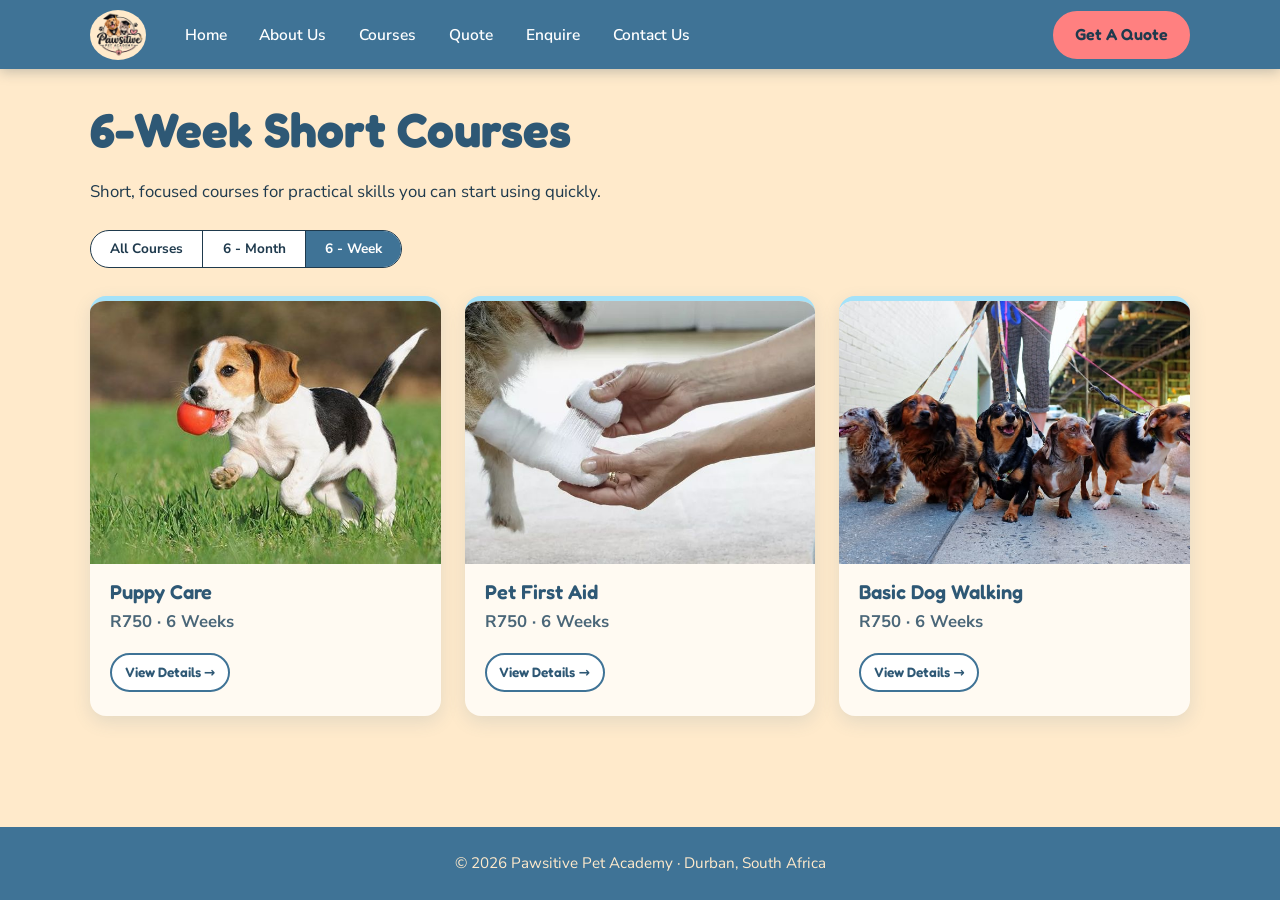
<file: six-week.html>
<!DOCTYPE html>
<html lang="en">

<head>
    <meta charset="UTF-8">
    <meta name="viewport" content="width=device-width, initial-scale=1.0">

    <title>6-Week Short Courses | Pawsitive Pet Academy</title>

    <link rel="stylesheet" href="css/style.css">
    <script src="js/script.js" defer></script>  
</head>

<body>

    <header>

        <nav>

            <a href="index.html" class="logo">
                <img src="images/pawsitive-logo-0.1.png" alt="Pawsitive Pet Academy Logo">
            </a>

            <ul>
                <li><a href="index.html">Home</a></li>
                <li><a href="about.html">About Us</a></li>
                <li><a href="courses.html">Courses</a></li>
                <li><a href="calculate-fees.html">Quote</a></li>
                <li><a href="enquire.html">Enquire</a></li>
                <li><a href="contact.html">Contact Us</a></li>
            </ul>

            <a href="calculate-fees.html" class="button">
                Get A Quote
            </a>

        </nav>

    </header>


    <main>

        <section>

            <h1>6-Week Short Courses</h1>

            <p>
                Short, focused courses for practical skills
                you can start using quickly.
            </p>

            <div class="tabs" role="group" aria-label="Show courses by length">
                <a href="courses.html">All Courses</a>
                <a href="six-month.html">6 - Month</a>
                <a href="six-week.html" aria-current="page">6 - Week</a>
            </div>

            <div class="cards">

                <article>

                    <img src="images/puppy-care.jpeg"
                         alt="Puppy Care">

                    <h3>Puppy Care</h3>

                    <p>R750 · 6 Weeks</p>

                    <a href="course-details.html?course=puppy-care"
                       class="button">
                        View Details
                    </a>

                </article>


                <article>

                    <img src="images/pet-first-aid.jpeg"
                         alt="Pet First Aid">

                    <h3>Pet First Aid</h3>

                    <p>R750 · 6 Weeks</p>

                    <a href="course-details.html?course=pet-first-aid"
                       class="button">
                        View Details
                    </a>

                </article>


                <article>

                    <img src="images/basic-dog-walking.jpeg"
                         alt="Dog Walking">

                    <h3>Basic Dog Walking</h3>

                    <p>R750 · 6 Weeks</p>

                    <a href="course-details.html?course=basic-dog-walking"
                       class="button">
                        View Details
                    </a>

                </article>

            </div>

        </section>

    </main>


    <footer>

        <p>
            © 2026 Pawsitive Pet Academy · Durban, South Africa
        </p>

    </footer>

</body>
</html>
</file>
<file: css/style.css>
@import url("https://fonts.googleapis.com/css2?family=Fredoka:wght@500;600;700&family=Nunito+Sans:wght@400;600;700&display=swap");


:root {
    --blue-light: #A4E2F9;   
    --blue:       #3F7396;   
    --peach:      #FFEACB;   
    --coral:      #FF8080;   
    --pink:       #F6CADD;   

    
    --navy:       #1F3A4D;   
    --navy-soft:  #4A6678;   
    --blue-deep:  #2E5875;   
    --coral-deep: #F26666;   
    --paper:      #FFFAF2;   
    --line:       #F0D5A8;   
     --error:      #B42318;
    --error-bg:   #FDECEA;

    --font-head: "Fredoka", "Trebuchet MS", system-ui, sans-serif;
    --font-body: "Nunito Sans", "Segoe UI", system-ui, sans-serif;

    --radius: 16px;
    --radius-sm: 10px;
    --shadow: 0 6px 18px rgba(63, 115, 150, 0.14);
    --max: 1100px;
}
*::before,
*::after {
    box-sizing: border-box;
}

[hidden] {
    display: none !important;
}

.visually-hidden {
    position: absolute;
    width: 1px;
    height: 1px;
    margin: -1px;
    padding: 0;
    overflow: hidden;
    clip: rect(0 0 0 0);
    white-space: nowrap;
    border: 0;
}

html {
    scroll-behavior: smooth;
}

body {
    margin: 0;
    min-height: 100vh;
    display: flex;
    flex-direction: column;
    font-family: var(--font-body);
    font-size: 1.05rem;
    line-height: 1.65;
    color: var(--navy);
    background: var(--peach);
}

img {
    display: block;
    max-width: 100%;
    height: auto;
}

a {
    color: var(--blue-deep);
}

a:hover {
    color: var(--blue);
}

:focus-visible {
    outline: 3px solid var(--coral);
    outline-offset: 3px;
}

h1,
h2,
h3 {
    margin: 0 0 0.55em;
    font-family: var(--font-head);
    line-height: 1.2;
    color: var(--blue-deep);
}

h1 { font-size: clamp(2rem, 4.5vw, 3rem);  font-weight: 700; }
h2 { font-size: clamp(1.5rem, 3vw, 2rem);  font-weight: 600; }
h3 { font-size: 1.25rem;                   font-weight: 600; }

p {
    margin: 0 0 1em;
    max-width: 70ch;
}

ul {
    padding-left: 1.25rem;
}


header {
    position: sticky;
    top: 0;
    z-index: 100;
    background: var(--blue);
    box-shadow: 0 3px 12px rgba(31, 58, 77, 0.25);
}

nav {
    max-width: var(--max);
    margin: 0 auto;
    padding: 0.6rem 1.25rem;
    display: flex;
    align-items: center;
    gap: 1.5rem;
    flex-wrap: wrap;
}

.logo img {
    height: 50px;
    width: auto;
    border-radius: 50%;          
    background: var(--paper);
}

nav ul {
    list-style: none;
    margin: 0 auto 0 0;
    padding: 0;
    display: flex;
    flex-wrap: wrap;
    gap: 0.25rem;
}

nav ul a {
    display: block;
    padding: 0.45rem 0.9rem;
    border-radius: 999px;
    color: #fff;
    font-size: 0.97rem;
    font-weight: 600;
    text-decoration: none;
    transition: background 0.2s, color 0.2s;
}

nav ul a:hover,
nav ul a[aria-current="page"] {
    background: var(--blue-light);
    color: var(--navy);
}

nav :focus-visible {
    outline-color: var(--blue-light);
}
 
.nav-badge {
    display: inline-block;
    min-width: 1.35rem;
    margin-left: 0.35rem;
    padding: 0 0.35rem;
    border-radius: 999px;
    background: var(--coral);
    color: #fff;
    font-size: 0.75rem;
    line-height: 1.35rem;
    text-align: center;
}

.button,
button.button {
    display: inline-block;
    padding: 0.7rem 1.5rem;
    border: 2px solid var(--blue);
    border-radius: 999px;
    background: var(--blue);
    color: #fff;
    font-family: var(--font-head);
    font-size: 1rem;
    font-weight: 600;
    text-decoration: none;
    cursor: pointer;
    transition: background 0.2s, border-color 0.2s, color 0.2s, transform 0.15s;
}

.button:hover,
button.button:hover {
    background: var(--blue-deep);
    border-color: var(--blue-deep);
    color: #fff;
    transform: translateY(-1px);
}
nav > .button {
    padding: 0.55rem 1.25rem;
    background: var(--coral);
    border-color: var(--coral);
    color: var(--navy);
}
nav > .button:hover {
    background: var(--coral-deep);
    border-color: var(--coral-deep);
    color: var(--navy);
}
.button + .button {
    background: transparent;
    color: var(--blue-deep);
}
.button + .button:hover {
    background: var(--blue-light);
    border-color: var(--blue);
    color: var(--navy);
}

.button.coral,
form .button {
    background: var(--coral);
    border-color: var(--coral);
    color: #fff;
}
.button.coral:hover,
form .button:hover {
    background: var(--coral-deep);
    border-color: var(--coral-deep);
    color: #fff;
}

main {
    flex: 1;
    width: 100%;
    max-width: var(--max);
    margin: 0 auto;
    padding: 2rem 1.25rem 3rem;
}

main > section {
    margin-bottom: 3rem;
}
main > section:last-child {
    margin-bottom: 0;
}

.centered {
    text-align: center;
}
.centered p {
    margin-left: auto;
    margin-right: auto;
}
.centered form {
    text-align: left;
}

.hero {
    display: grid;
    grid-template-columns: 1.1fr 1fr;
    gap: 2.5rem;
    align-items: center;
    padding: 2.5rem;
    background: var(--paper);
    border-radius: var(--radius);
    box-shadow: var(--shadow);
}
.hero img {
    width: 100%;
    aspect-ratio: 4 / 3;
    object-fit: cover;
    border-radius: var(--radius);
}

.hero .button {
    margin: 0.5rem 0.5rem 0 0;
}

.hero ul {
    margin: 0 0 1.5rem;
}

.hero li {
    margin-bottom: 0.3rem;
}
.stats {
    display: grid;
    grid-template-columns: repeat(auto-fit, minmax(150px, 1fr));
    gap: 1rem;
}

.stats div {
    padding: 1.25rem 1rem;
    border-radius: var(--radius);
    background: var(--blue-light);
    text-align: center;
}
.stats div:nth-child(even) {
    background: var(--pink);
}
.stats strong {
    display: block;
    font-family: var(--font-head);
    font-size: 2.2rem;
    line-height: 1.1;
    color: var(--blue-deep);
}
.stats span {
    font-size: 0.95rem;
    font-weight: 600;
}
.cards {
    display: grid;
    grid-template-columns: repeat(auto-fit, minmax(230px, 1fr));
    gap: 1.5rem;
}
.cards article {
    display: flex;
    flex-direction: column;
    padding: 1.25rem 1.25rem 1.5rem;
    overflow: hidden;
    background: var(--paper);
    border-top: 5px solid var(--blue-light);
    border-radius: var(--radius);
    box-shadow: var(--shadow);
}
.cards article img {
    width: calc(100% + 2.5rem);
    max-width: none;
    margin: -1.25rem -1.25rem 1rem;
    aspect-ratio: 4 / 3;
    object-fit: cover;
}
.cards article h3 {
    margin-bottom: 0.3rem;
}
.cards article p {
    color: var(--navy-soft);
    font-weight: 700;
}
.cards article .button {
    margin-top: auto;
    align-self: flex-start;
    padding: 0.4rem 0.8rem;
    background: #fff;
    border-color: var(--blue);
    color: var(--blue-deep);
    font-size: 0.85rem;
    text-align: center;
}

.cards article .button::after {
    content: " \2192";
}
.cards article .button:hover {
    background: var(--blue-light);
    border-color: var(--blue);
    color: var(--navy);
}

.info-box {
    display: flex;
    align-items: center;
    justify-content: center;
    padding: 1rem;
    background: var(--blue-light);
    border-radius: var(--radius-sm);
    text-align: center;
    font-size: 0.92rem;
}
.info-box p {
    margin: 0;
}

.tabs {
    display: inline-flex;
    margin: 0.5rem 0 1.75rem;
    overflow: hidden;
    background: #fff;
    border: 1.5px solid var(--navy);
    border-radius: 999px;
}
.tabs a {
    padding: 0.4rem 1.2rem;
    border-left: 1.5px solid var(--navy);
    color: var(--ink);
    font-size: 0.85rem;
    font-weight: 700;
    text-decoration: none;
}
.tabs a:first-child {
    border-left: 0;
}
.tabs a:hover {
    background: var(--blue-light);
    color: var(--navy);
}
.tabs a[aria-current="page"] {
    background: var(--blue);
    color: #fff;
}

blockquote {
    margin: 0;
    padding: 1.5rem;
    background: var(--paper);
    border-left: 6px solid var(--coral);
    border-radius: var(--radius-sm) var(--radius) var(--radius) var(--radius-sm);
    box-shadow: var(--shadow);
}

blockquote strong {
    display: inline-block;
    margin-top: 0.6rem;
    color: var(--blue-deep);
    font-size: 0.95rem;
}

main > section:not(.hero) > h1 {
    margin-bottom: 0.4em;
}

main > section:not(.hero) > h2 {
    margin-top: 1.8em;
}

body.home main h2,
body.about main h2 {
    margin: 1.4rem 0 0.6rem;
    color: var(--blue-deep);
    font-size: 0.95rem;
    font-weight: 800;
    letter-spacing: 0.05em;
    text-transform: uppercase;
}

body.about .hero > img {
    order: -1;                       
}

ul.goals,
ul.values,
ul.serve {
    list-style: none;
    margin: 0 0 1.5rem;
    padding: 0;
    display: flex;
    flex-wrap: wrap;
    justify-content: center;
    gap: 0.6rem;
}
 
ul.goals li {
    padding: 0.5rem 1.1rem;
    border-radius: 22px;
    background: var(--coral);
    color: var(--navy);
    font-size: 0.92rem;
    font-weight: 700;
}
 
ul.values li {
    padding: 0.6rem 1.3rem;
    border-radius: var(--radius-sm);
    font-size: 0.8rem;
    font-weight: 800;
    letter-spacing: 0.03em;
    text-transform: uppercase;
}
ul.values li:nth-child(1) { background: var(--blue);       color: #fff; }
ul.values li:nth-child(2) { background: var(--coral);      color: var(--navy); }
ul.values li:nth-child(3) { background: var(--blue-light); color: var(--navy); }
ul.values li:nth-child(4) { background: var(--blue);       color: #fff; }
ul.values li:nth-child(5) { background: var(--coral);      color: var(--navy); }

ul.serve li {
    padding: 0.45rem 1.1rem;
    border-radius: 999px;
    background: var(--blue-light);
    color: var(--navy);
    font-size: 0.88rem;
    font-weight: 700;
}

.course-facts {
    display: flex;
    flex-wrap: wrap;
    gap: 1rem;
    margin: 0 0 1.25rem;
}
.course-facts span {
    flex: 1 1 8rem;
    padding: 0.5rem 1rem;
    border: 2px solid var(--blue);
    border-radius: var(--radius-sm);
    color: var(--blue);
    font-size: 1.1rem;
    font-weight: 800;
    text-align: center;
}
.course-detail h2 {
    margin: 1rem 0 0.3rem;
    font-size: 1.15rem;
    font-weight: 600;
}
.button-row {
    display: flex;
    flex-wrap: wrap;
    gap: 0.75rem;
    margin: 1rem 0 0.75rem;
}
.button-row .button {
    margin: 0;
}
.course-detail .hero-faq {
    display: block;
    width: fit-content;
    margin: 0.25rem auto 0;
}

form {
    max-width: 560px;
    margin-top: 1.5rem;
    padding: 2rem;
    background: var(--paper);
    border-radius: var(--radius);
    box-shadow: var(--shadow);
}

label {
    display: block;
    margin: 1.1rem 0 0.35rem;
    font-weight: 700;
}

label:first-of-type {
    margin-top: 0;
}

input,
select,
textarea {
    width: 100%;
    padding: 0.7rem 0.85rem;
    font: inherit;
    color: var(--navy);
    background: #fff;
    border: 2px solid var(--line);
    border-radius: var(--radius-sm);
    transition: border-color 0.2s, box-shadow 0.2s;
}

input:focus,
select:focus,
textarea:focus {
    outline: none;
    border-color: var(--blue);
    box-shadow: 0 0 0 3px var(--blue-light);
}

textarea {
    resize: vertical;
}

input,
select,
textarea {
    scroll-margin-top: 120px;
}
 
form .button {
    margin-top: 1.5rem;
}

input.invalid,
select.invalid,
textarea.invalid {
    border-color: var(--error);
    background: var(--error-bg);
}
.field-error {
    display: block;
    margin-top: 0.3rem;
    color: var(--error);
    font-size: 0.88rem;
    font-weight: 600;
}
.field-error:empty {
    display: none;
}

.status {
    max-width: none;
    margin: 0 0 1rem;
    padding: 0.75rem 1rem;
    background: var(--blue-light);
    color: var(--navy);
    border-radius: var(--radius-sm);
    font-weight: 600;
}
.status.error {
    background: var(--error-bg);
    border: 1px solid #F3B5B0;
    color: var(--error);
}
.status a {
    font-weight: 800;
}
.centered .status {
    max-width: 680px;
}

details {
    max-width: 760px;
    margin-bottom: 0.8rem;
    background: var(--paper);
    border: 2px solid var(--line);
    border-radius: var(--radius-sm);
}

details[open] {
    border-color: var(--blue-light);
}

summary {
    display: flex;
    justify-content: space-between;
    align-items: center;
    gap: 1rem;
    padding: 1rem 1.25rem;
    font-family: var(--font-head);
    font-size: 1.1rem;
    font-weight: 500;
    color: var(--blue-deep);
    list-style: none;
    cursor: pointer;
}

summary::-webkit-details-marker {
    display: none;
}

summary::after {
    content: "+";
    flex: none;
    width: 1.8rem;
    height: 1.8rem;
    display: grid;
    place-items: center;
    border-radius: 50%;
    background: var(--blue-light);
    color: var(--navy);
    font-size: 1.3rem;
    line-height: 1;
}

details[open] summary::after {
    content: "\2212";            
    background: var(--coral);
}

details[open] summary {
    border-bottom: 2px solid var(--line);
}

details p {
    margin: 0;
    padding: 1rem 1.25rem 0.25rem;
}

.contact {
    display: grid;
    grid-template-columns: 1fr 1fr;
    grid-template-areas:
        "map title"
        "map info";
    grid-template-rows: auto 1fr;
    column-gap: 2.5rem;
}
.contact > h1 {
    grid-area: title;
    font-size: 1.5rem;
}

.contact-map {
    grid-area: map;
}
.contact-info {
    grid-area: info;
}

.contact-map iframe {
    width: 100%;
    height: 380px;
    border: 0;
    border-radius: var(--radius);
    box-shadow: var(--shadow);
}

.contact-info {
    margin-top: 1.5rem;
    padding: 1.75rem 2rem;
    background: var(--paper);
    border-radius: var(--radius);
    box-shadow: var(--shadow);
}

.contact-info h2:not(:first-child) {
    margin-top: 1.5rem;
}

.contact-info p {
    margin-bottom: 0.5rem;
}

.icon {
    flex: none;
    display: grid;
    place-items: center;
    width: 2.1rem;
    height: 2.1rem;
    border-radius: 50%;
    background: var(--blue-light);
    font-size: 1rem;
}
.icon.coral { background: var(--coral); }
.icon.blue  { background: var(--blue); }
.icon.white { background: #fff; }

.social {
    display: flex;
    gap: 1.1rem;
    margin: 0.75rem 0 0;
    padding: 0;
    list-style: none;
}
.social img {
    width: 34px;
    height: 34px;
    border-radius: 8px;
    object-fit: cover;
}

.selection-layout {
    display: grid;
    grid-template-columns: 1.4fr 1fr;
    gap: 2rem;
    align-items: start;
}
 
.course-table {
    width: 100%;
    border-collapse: separate;
    border-spacing: 0 0.6rem;
}
.course-table td {
    padding: 0.7rem 1rem;
    background: var(--blue-light);
    border-top: 1.5px solid var(--navy);
    border-bottom: 1.5px solid var(--navy);
    font-size: 0.92rem;
    font-weight: 700;
}
.course-table td:first-child {
    border-left: 1.5px solid var(--navy);
    border-radius: var(--radius-sm) 0 0 var(--radius-sm);
}
.course-table td:last-child {
    width: 1%;
    border-right: 1.5px solid var(--navy);
    border-radius: 0 var(--radius-sm) var(--radius-sm) 0;
    text-align: right;
}
.course-table td:nth-child(2) {
    white-space: nowrap;
    text-align: right;
}
 
.remove-btn {
    padding: 0.25rem 0.8rem;
    background: #fff;
    border: 2px solid var(--blue);
    border-radius: 8px;
    color: var(--blue-deep);
    font: inherit;
    font-size: 0.85rem;
    font-weight: 700;
    cursor: pointer;
}
.remove-btn:hover {
    background: var(--blue);
    color: #fff;
}
 
.selection-list .browse {
    display: block;
    margin-top: 0.4rem;
    text-align: center;
}
 
.selection {
    padding: 1.5rem;
    background: #fff;
    border: 1.5px solid var(--navy);
    border-radius: var(--radius);
}
.selection h2 {
    margin: 0 0 0.6rem;
    color: var(--blue-deep);
    font-size: 1.2rem;
}
.discount-bars {
    display: flex;
    gap: 0.4rem;
    margin-bottom: 0.7rem;
}
.discount-bars span {
    flex: 1;
    height: 0.55rem;
    border-radius: 999px;
    background: var(--peach);
}
.discount-bars span.on {
    background: var(--coral);
}
.selection .button {
    display: block;
    margin-top: 1.2rem;
    text-align: center;
}
.selection .button[aria-disabled="true"] {
    opacity: 0.6;
}
.fine-print {
    margin: 1rem 0 0;
    color: var(--navy-soft);
    font-size: 0.82rem;
}
 
.summary-table {
    width: 100%;
    border-collapse: collapse;
}
.summary-table th,
.summary-table td {
    padding: 0.3rem 0;
    font-size: 0.95rem;
}
.summary-table th {
    font-weight: 500;
    text-align: left;
}
.summary-table td {
    font-weight: 600;
    text-align: right;
    white-space: nowrap;
}
.summary-table .total th,
.summary-table .total td {
    padding-top: 0.6rem;
    border-top: 1.5px solid var(--navy);
    font-size: 1.15rem;
    font-weight: 800;
}

.status-icon {
    display: grid;
    place-items: center;
    width: 84px;
    height: 84px;
    margin: 0 auto 1rem;
    border-radius: 50%;
    background: var(--coral);
    color: #fff;
    font-size: 2.6rem;
    font-weight: 800;
}
 
.ref-box {
    max-width: 420px;
    margin: 1.25rem auto;
    padding: 0.7rem 1rem;
    background: #fff;
    border: 2px solid var(--blue);
    border-radius: var(--radius-sm);
}
.ref-box span {
    display: block;
    font-size: 0.95rem;
}
.ref-box strong {
    display: block;
    color: var(--blue);
    font-size: 1.5rem;
    line-height: 1.3;
}

.quote-summary {
    width: 100%;
    max-width: 520px;
    margin: 1.5rem auto;
    border-collapse: collapse;
    text-align: left;
}
.quote-summary th,
.quote-summary td {
    padding: 0.65rem 0.25rem;
    border-bottom: 1px solid rgba(31, 58, 77, 0.3);
    font-size: 0.95rem;
}
.quote-summary th {
    font-weight: 400;
    text-align: left;
}
.quote-summary td {
    text-align: right;
    white-space: nowrap;
}
.quote-summary tfoot th,
.quote-summary tfoot td {
    border-bottom: 0;
    font-weight: 800;
}

hr {
    margin: 1rem 0;
    border: 0;
    border-top: 2px dashed var(--line);
}

footer {
    padding: 1.5rem 1.25rem;
    background: var(--blue);
    color: var(--peach);
    font-size: 0.95rem;
    text-align: center;
}

.footer-inner {
    max-width: var(--max);
    margin: 0 auto;
    padding: 0 1.25rem;
    display: flex;
    flex-wrap: wrap;
    align-items: center;
    justify-content: space-between;
    gap: 0.6rem 1.5rem;
}

footer p {
    max-width: none;
    margin: 0 auto;
}

@media (max-width: 860px) {
    .hero {
        grid-template-columns: 1fr;
        padding: 1.75rem;
    }

    .hero > img,
        body.about .hero > img {
        order: -1;              
    }
}

.contact {
        grid-template-columns: 1fr;
        grid-template-areas:
            "title"
            "map"
            "info";
        grid-template-rows: auto;
    }
 
    .contact-map iframe {
        height: 300px;
    }
 
    .selection-layout {
        grid-template-columns: 1fr;
    }

@media (max-width: 700px) {
    header {
        position: static;
    }

    nav {
        justify-content: space-between;
        gap: 0.75rem;
    }

    nav ul {
        order: 3;
        width: 100%;
        margin: 0;
        justify-content: center;
    }

    form,
    .selection {
        padding: 1.4rem;
    }
 
    .footer-inner {
        justify-content: center;
        text-align: center;
    }
 
    .footer-links {
        justify-content: center;
        gap: 0.3rem 1rem;
    }
 
    .footer-links li + li::before {
        display: none;
    }
}

@media (prefers-reduced-motion: reduce) {
    * {
        transition: none !important;
        scroll-behavior: auto !important;
    }
}
</file>
